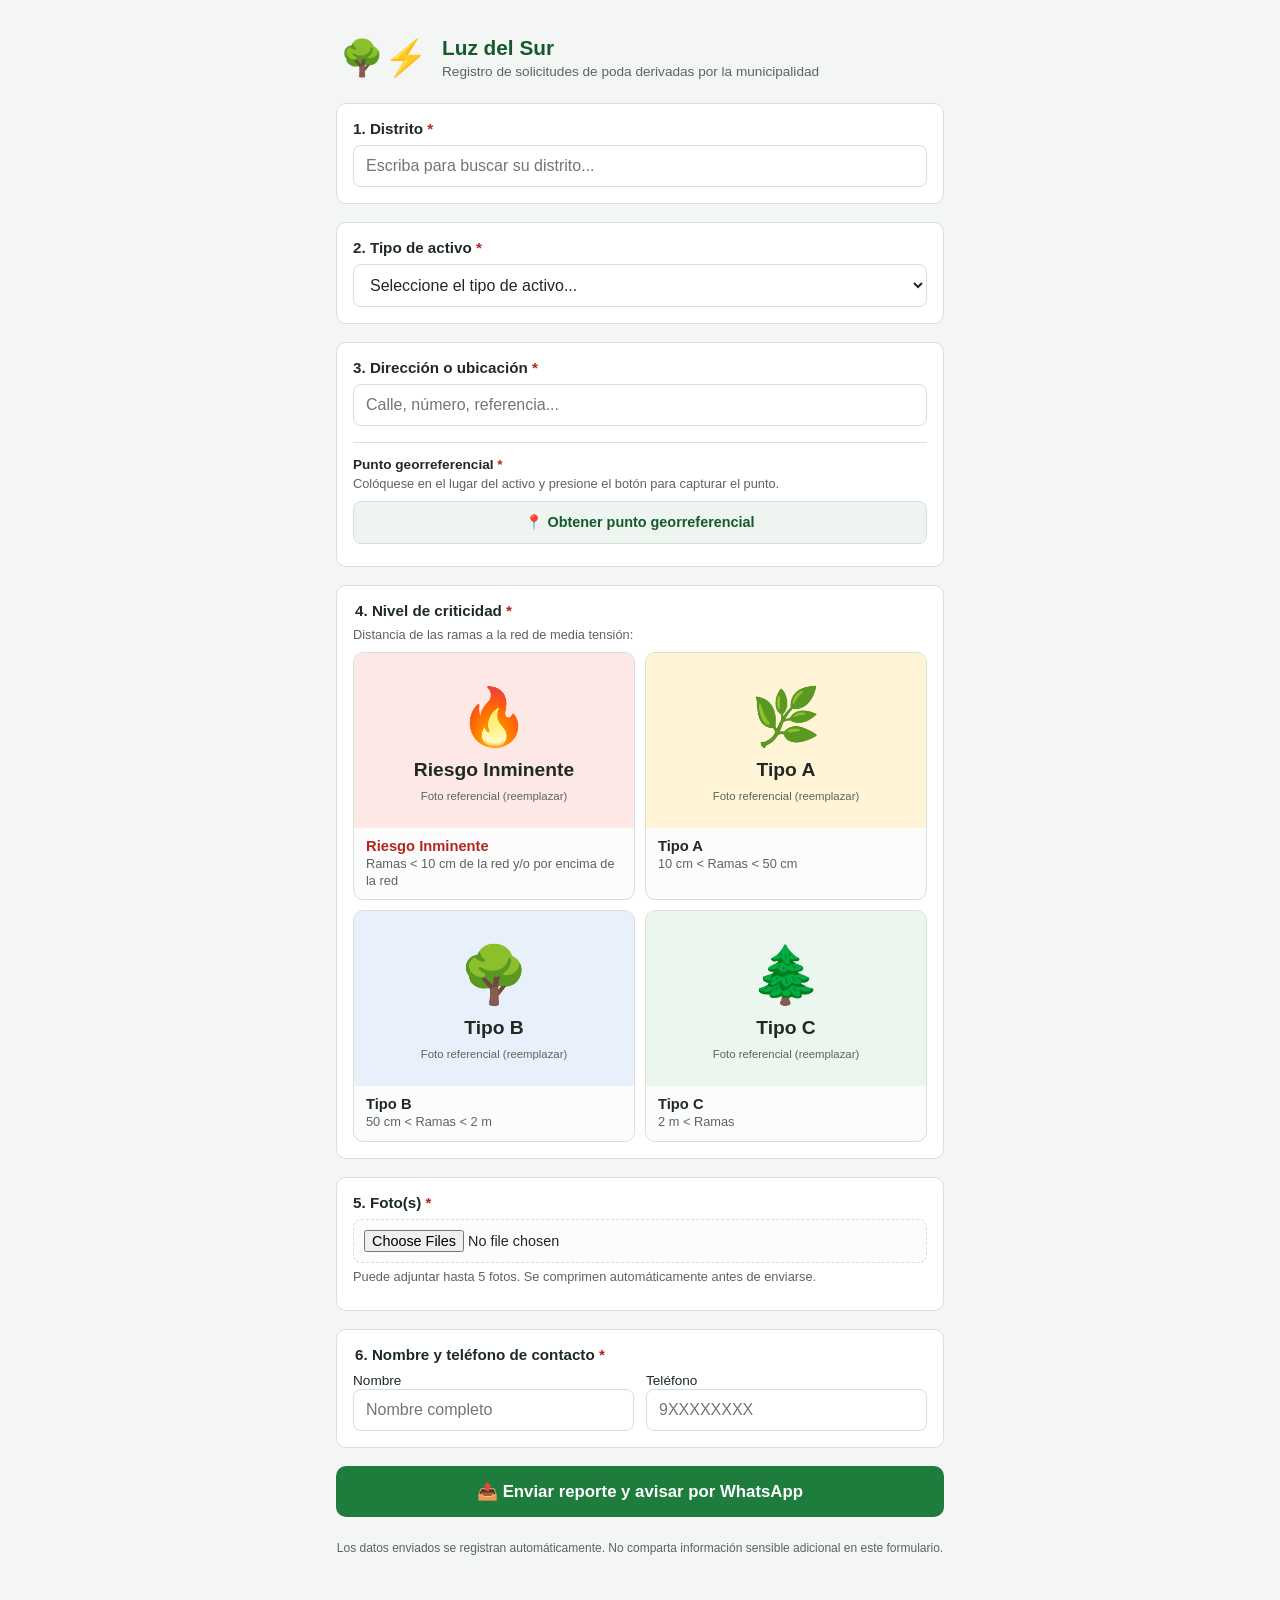
<file: index.html>
<!DOCTYPE html>
<html lang="es">
<head>
<meta charset="UTF-8">
<meta name="viewport" content="width=device-width, initial-scale=1.0">
<title>Reporte de Poda — Solicitud de Municipalidad</title>
<link rel="icon" href="data:image/svg+xml,<svg xmlns=%22http://www.w3.org/2000/svg%22 viewBox=%220 0 100 100%22><text y=%22.9em%22 font-size=%2290%22>🌳</text></svg>">
<link rel="stylesheet" href="style.css">
</head>
<body>
<div class="app">

  <header class="app-header">
    <div class="app-header__icon">🌳⚡</div>
    <div>
      <h1 id="nombreEmpresa">Reporte de Poda</h1>
      <p class="app-header__subtitle">Registro de solicitudes de poda derivadas por la municipalidad</p>
    </div>
  </header>

  <form id="formPoda" novalidate>

    <!-- 1. Distrito -->
    <section class="campo">
      <label for="buscadorDistrito">1. Distrito <span class="req">*</span></label>

      <div class="combobox" id="comboboxDistrito">
        <input type="text" id="buscadorDistrito" autocomplete="off"
               placeholder="Escriba para buscar su distrito..."
               role="combobox" aria-expanded="false" aria-haspopup="listbox"
               aria-controls="listaDistritoResultados" aria-autocomplete="list">
        <ul id="listaDistritoResultados" class="combobox__lista" role="listbox" hidden></ul>
      </div>
      <input type="hidden" id="distrito" name="distrito" required>

      <div id="distritoSeleccionado" class="tarjeta-seleccion" hidden>
        <div class="tarjeta-seleccion__cabecera">
          <span>✅ Distrito seleccionado</span>
          <button type="button" id="btnCambiarDistrito" class="link-cambiar">Cambiar</button>
        </div>
        <div class="tarjeta-seleccion__valor" id="distritoSeleccionadoValor"></div>
      </div>
    </section>

    <!-- 2. Tipo de activo -->
    <section class="campo">
      <label for="tipoActivo">2. Tipo de activo <span class="req">*</span></label>
      <select id="tipoActivo" name="tipoActivo" required>
        <option value="" disabled selected>Seleccione el tipo de activo...</option>
      </select>
      <div id="activoReferencia" class="referencia" hidden>
        <img id="activoReferenciaImg" alt="Foto referencial del activo">
        <p class="ayuda">Foto referencial: <strong id="activoReferenciaTexto"></strong></p>
      </div>
    </section>

    <!-- 3. Dirección o ubicación -->
    <section class="campo">
      <label for="direccion">3. Dirección o ubicación <span class="req">*</span></label>
      <input type="text" id="direccion" name="direccion"
             placeholder="Calle, número, referencia..." required>

      <div class="punto-gps">
        <span class="subetiqueta">Punto georreferencial <span class="req">*</span></span>
        <p class="ayuda ayuda--arriba">Colóquese en el lugar del activo y presione el botón para capturar el punto.</p>
        <button type="button" id="btnUbicacion" class="btn-secundario btn-gps">📍 Obtener punto georreferencial</button>
        <p id="ubicacionEstado" class="ayuda" aria-live="polite"></p>
        <input type="hidden" id="ubicacionLink" name="ubicacionLink">

        <div id="puntoCapturado" class="tarjeta-seleccion" hidden>
          <div class="tarjeta-seleccion__cabecera">
            <span>✅ Punto capturado</span>
            <button type="button" id="btnRecapturar" class="link-cambiar">Volver a capturar</button>
          </div>
          <div class="tarjeta-seleccion__valor" id="puntoCoordenadas"></div>
          <a id="puntoEnlace" class="punto-enlace" href="#" target="_blank" rel="noopener">Ver en Google Maps ↗</a>
        </div>
      </div>
    </section>

    <!-- 4. Nivel de criticidad -->
    <section class="campo">
      <fieldset>
        <legend>4. Nivel de criticidad <span class="req">*</span></legend>
        <p class="ayuda ayuda--arriba">Distancia de las ramas a la red de media tensión:</p>
        <div id="criticidadGrid" class="criticidad-grid" role="radiogroup" aria-required="true"></div>
      </fieldset>
    </section>

    <!-- 5. Foto(s) -->
    <section class="campo">
      <label for="fotos">5. Foto(s) <span class="req">*</span></label>
      <input type="file" id="fotos" name="fotos" accept="image/*" multiple>
      <p class="ayuda">Puede adjuntar hasta <span id="maxFotosTexto">5</span> fotos. Se comprimen automáticamente antes de enviarse.</p>
      <div id="previewFotos" class="preview-fotos"></div>
    </section>

    <!-- 6. Nombre y teléfono de contacto -->
    <section class="campo">
      <fieldset>
        <legend>6. Nombre y teléfono de contacto <span class="req">*</span></legend>
        <div class="fila-doble">
          <div>
            <label for="nombreContacto">Nombre</label>
            <input type="text" id="nombreContacto" name="nombreContacto" placeholder="Nombre completo" required>
          </div>
          <div>
            <label for="telefonoContacto">Teléfono</label>
            <input type="tel" id="telefonoContacto" name="telefonoContacto" placeholder="9XXXXXXXX" required>
          </div>
        </div>
      </fieldset>
    </section>

    <button type="submit" id="btnEnviar" class="btn-primario">📤 Enviar reporte y avisar por WhatsApp</button>

    <div id="mensajeEstado" class="mensaje-estado" role="status" aria-live="polite" hidden></div>

  </form>

  <footer class="app-footer">
    <p>Los datos enviados se registran automáticamente. No comparta información sensible adicional en este formulario.</p>
  </footer>

  <div id="overlayEnvio" class="overlay" hidden role="status" aria-live="assertive">
    <div class="overlay__tarjeta">
      <div class="overlay__spinner" aria-hidden="true"></div>
      <p class="overlay__etiqueta">Procesando tu envío</p>
      <h2 class="overlay__titulo">Estamos guardando tu información</h2>
      <p class="overlay__texto">
        No cierres ni retrocedas esta página. Al terminar, WhatsApp se
        abrirá automáticamente con tu mensaje listo.
      </p>
      <div class="overlay__aviso">⏳ Espera unos segundos. La redirección se realizará automáticamente.</div>
    </div>
  </div>

</div>

<script src="config.js"></script>
<script src="script.js"></script>
</body>
</html>
</file>
<file: style.css>
:root {
  --verde: #1e7d3c;
  --verde-oscuro: #145a2a;
  --azul: #0d5aa7;
  --fondo: #f4f6f5;
  --tarjeta: #ffffff;
  --borde: #d8dfdb;
  --texto: #1f2a24;
  --texto-suave: #5a655f;
  --error: #b3261e;
  --exito: #1e7d3c;
  --radio: 10px;
}

* { box-sizing: border-box; }

body {
  margin: 0;
  font-family: -apple-system, "Segoe UI", Roboto, Arial, sans-serif;
  background: var(--fondo);
  color: var(--texto);
}

.app {
  max-width: 640px;
  margin: 0 auto;
  padding: 16px 16px 48px;
}

.app-header {
  display: flex;
  align-items: center;
  gap: 14px;
  padding: 20px 4px 24px;
}

.app-header__icon { font-size: 2.2rem; line-height: 1; }

.app-header h1 { margin: 0 0 4px; font-size: 1.3rem; color: var(--verde-oscuro); }
.app-header__subtitle { margin: 0; font-size: 0.85rem; color: var(--texto-suave); }

form {
  display: flex;
  flex-direction: column;
  gap: 18px;
}

.campo {
  background: var(--tarjeta);
  border: 1px solid var(--borde);
  border-radius: var(--radio);
  padding: 16px;
}

.campo > label, fieldset legend {
  display: block;
  font-weight: 600;
  margin-bottom: 8px;
  font-size: 0.95rem;
}

fieldset { border: none; padding: 0; margin: 0; }

.req { color: var(--error); }

input[type="text"],
input[type="tel"],
input[type="url"],
select {
  width: 100%;
  padding: 11px 12px;
  border: 1px solid var(--borde);
  border-radius: 8px;
  font-size: 1rem;
  background: #fff;
  color: var(--texto);
}

input:focus, select:focus {
  outline: 2px solid var(--azul);
  outline-offset: 1px;
}

.ayuda {
  font-size: 0.8rem;
  color: var(--texto-suave);
  margin: 6px 0 0;
}

/* --- Buscador dinámico de distrito (combobox) --- */
.combobox {
  position: relative;
}

.combobox__lista {
  position: absolute;
  z-index: 10;
  top: calc(100% + 4px);
  left: 0;
  right: 0;
  margin: 0;
  padding: 4px;
  list-style: none;
  background: #fff;
  border: 1px solid var(--borde);
  border-radius: 8px;
  box-shadow: 0 6px 16px rgba(0, 0, 0, 0.12);
  max-height: 260px;
  overflow-y: auto;
}

.combobox__opcion {
  padding: 10px 10px;
  border-radius: 6px;
  cursor: pointer;
  font-size: 0.92rem;
}

.combobox__opcion mark {
  background: #cdeed9;
  color: inherit;
  border-radius: 3px;
}

.combobox__opcion:hover,
.combobox__opcion.activa {
  background: #eaf6ee;
}

.combobox__vacio {
  padding: 10px;
  font-size: 0.85rem;
  color: var(--texto-suave);
}

.tarjeta-seleccion {
  border: 1.5px solid var(--verde);
  background: #eaf6ee;
  border-radius: 10px;
  padding: 12px 14px;
}

.tarjeta-seleccion__cabecera {
  display: flex;
  justify-content: space-between;
  align-items: center;
  font-size: 0.85rem;
  font-weight: 600;
  color: var(--verde-oscuro);
}

.tarjeta-seleccion__valor {
  margin-top: 4px;
  font-size: 1.05rem;
  font-weight: 600;
  color: var(--texto);
}

.link-cambiar {
  background: none;
  border: none;
  color: var(--azul);
  font-size: 0.82rem;
  font-weight: 600;
  text-decoration: underline;
  cursor: pointer;
  padding: 0;
}

.btn-secundario {
  margin-top: 10px;
  background: #eef4f0;
  border: 1px solid var(--borde);
  color: var(--verde-oscuro);
  padding: 9px 12px;
  border-radius: 8px;
  font-size: 0.9rem;
  cursor: pointer;
}
.btn-secundario:active { transform: scale(0.98); }

.fila-doble {
  display: grid;
  grid-template-columns: 1fr 1fr;
  gap: 12px;
}
.fila-doble label { font-weight: 500; font-size: 0.85rem; margin-bottom: 4px; }

/* --- Tipo de activo: foto referencial --- */
.referencia { margin-top: 12px; }
.referencia[hidden] { display: none; }
.referencia img {
  display: block;
  width: auto;
  max-width: 100%;
  max-height: 300px;
  border-radius: 10px;
  border: 1px solid var(--borde);
}

.subetiqueta {
  display: block;
  margin: 14px 0 6px;
  font-weight: 600;
  font-size: 0.85rem;
}
.ayuda--arriba { margin: 0 0 10px; }

/* --- Nivel de criticidad: tarjetas con foto referencial --- */
.criticidad-grid {
  display: grid;
  grid-template-columns: repeat(2, 1fr);
  gap: 10px;
}

@media (max-width: 420px) {
  .criticidad-grid { grid-template-columns: 1fr; }
}

.criticidad-card {
  position: relative;
  display: flex;
  flex-direction: column;
  border: 1.5px solid var(--borde);
  border-radius: 10px;
  overflow: hidden;
  cursor: pointer;
  background: #fbfcfb;
  transition: border-color .15s, background .15s;
}

.criticidad-card:hover { border-color: var(--azul); }

.criticidad-card input[type="radio"] {
  position: absolute;
  opacity: 0;
  width: 1px; height: 1px;
}

.criticidad-card img {
  display: block;
  width: 100%;
  aspect-ratio: 16 / 10;
  object-fit: cover;
  background: #eef2ef;
}

.criticidad-card__cuerpo { padding: 10px 12px; }
.criticidad-card__titulo { display: block; font-weight: 700; font-size: 0.92rem; }
.criticidad-card__regla { display: block; margin-top: 2px; font-size: 0.8rem; color: var(--texto-suave); line-height: 1.3; }

.criticidad-card--inminente .criticidad-card__titulo { color: var(--error); }

.criticidad-card:has(input:checked),
.criticidad-card.is-selected {
  border-color: var(--verde);
  background: #eaf6ee;
  box-shadow: 0 0 0 1px var(--verde);
}

.criticidad-card--inminente:has(input:checked),
.criticidad-card--inminente.is-selected {
  border-color: var(--error);
  background: #fbeceb;
  box-shadow: 0 0 0 1px var(--error);
}

.criticidad-card:focus-within {
  outline: 2px solid var(--azul);
  outline-offset: 2px;
}

/* --- Fotos --- */
input[type="file"] {
  width: 100%;
  padding: 10px;
  border: 1.5px dashed var(--borde);
  border-radius: 8px;
  background: #fbfcfb;
  font-size: 0.9rem;
}

.preview-fotos {
  display: flex;
  flex-wrap: wrap;
  gap: 8px;
  margin-top: 10px;
}

.preview-item {
  position: relative;
  width: 78px;
  height: 78px;
  border-radius: 8px;
  overflow: hidden;
  border: 1px solid var(--borde);
}
.preview-item img { width: 100%; height: 100%; object-fit: cover; display: block; }
.preview-item button {
  position: absolute;
  top: 2px; right: 2px;
  background: rgba(0,0,0,.6);
  color: #fff;
  border: none;
  border-radius: 50%;
  width: 20px; height: 20px;
  font-size: 12px;
  line-height: 1;
  cursor: pointer;
}

/* --- Botón enviar / mensajes --- */
.btn-primario {
  background: var(--verde);
  color: #fff;
  border: none;
  border-radius: 10px;
  padding: 15px;
  font-size: 1.05rem;
  font-weight: 600;
  cursor: pointer;
}
.btn-primario:disabled { opacity: .6; cursor: progress; }
.btn-primario:not(:disabled):active { transform: scale(0.99); }

.mensaje-estado {
  border-radius: 8px;
  padding: 12px 14px;
  font-size: 0.9rem;
}
.mensaje-estado--exito { background: #eaf6ee; color: var(--exito); border: 1px solid #bfe3c9; }
.mensaje-estado--error { background: #fbeceb; color: var(--error); border: 1px solid #f1c3c0; }
.mensaje-estado--cargando { background: #eef4fb; color: var(--azul); border: 1px solid #c7dcf3; }

.campo-invalido { border-color: var(--error) !important; }

.app-footer {
  text-align: center;
  color: var(--texto-suave);
  font-size: 0.75rem;
  margin-top: 24px;
}

/* --- Overlay "procesando envío" (antes de abrir WhatsApp) --- */
.overlay[hidden] {
  display: none;
}

.overlay {
  position: fixed;
  inset: 0;
  background: rgba(20, 30, 24, 0.55);
  display: flex;
  align-items: center;
  justify-content: center;
  padding: 20px;
  z-index: 100;
}

.overlay__tarjeta {
  background: #fff;
  border-radius: 14px;
  padding: 30px 26px;
  max-width: 380px;
  width: 100%;
  text-align: center;
  box-shadow: 0 16px 44px rgba(0, 0, 0, 0.28);
}

.overlay__spinner {
  width: 52px;
  height: 52px;
  margin: 0 auto 16px;
  border: 5px solid #dfe9e2;
  border-top-color: var(--verde);
  border-radius: 50%;
  animation: overlay-girar 0.9s linear infinite;
}

@keyframes overlay-girar {
  to { transform: rotate(360deg); }
}

.overlay__etiqueta {
  margin: 0 0 6px;
  font-size: 0.78rem;
  font-weight: 700;
  letter-spacing: 0.06em;
  text-transform: uppercase;
  color: var(--verde);
}

.overlay__titulo {
  margin: 0 0 10px;
  font-size: 1.15rem;
  color: var(--texto);
}

.overlay__texto {
  margin: 0 0 16px;
  font-size: 0.88rem;
  color: var(--texto-suave);
  line-height: 1.4;
}

.overlay__aviso {
  background: #fff6e0;
  border: 1px solid #f0dfa8;
  color: #7a5c00;
  border-radius: 8px;
  padding: 10px 12px;
  font-size: 0.82rem;
  text-align: left;
}

/* --- Punto georreferencial (GPS obligatorio) --- */
.punto-gps {
  margin-top: 16px;
  padding-top: 14px;
  border-top: 1px solid var(--borde);
}
.punto-gps .subetiqueta { margin: 0 0 4px; }
.punto-gps .btn-gps { margin-top: 0; width: 100%; padding: 12px; font-weight: 600; }
.punto-gps .tarjeta-seleccion { margin-top: 10px; }
.tarjeta-seleccion[hidden] { display: none; }
.punto-enlace {
  display: inline-block;
  margin-top: 6px;
  font-size: 0.82rem;
  font-weight: 600;
  color: var(--azul);
}
</file>
